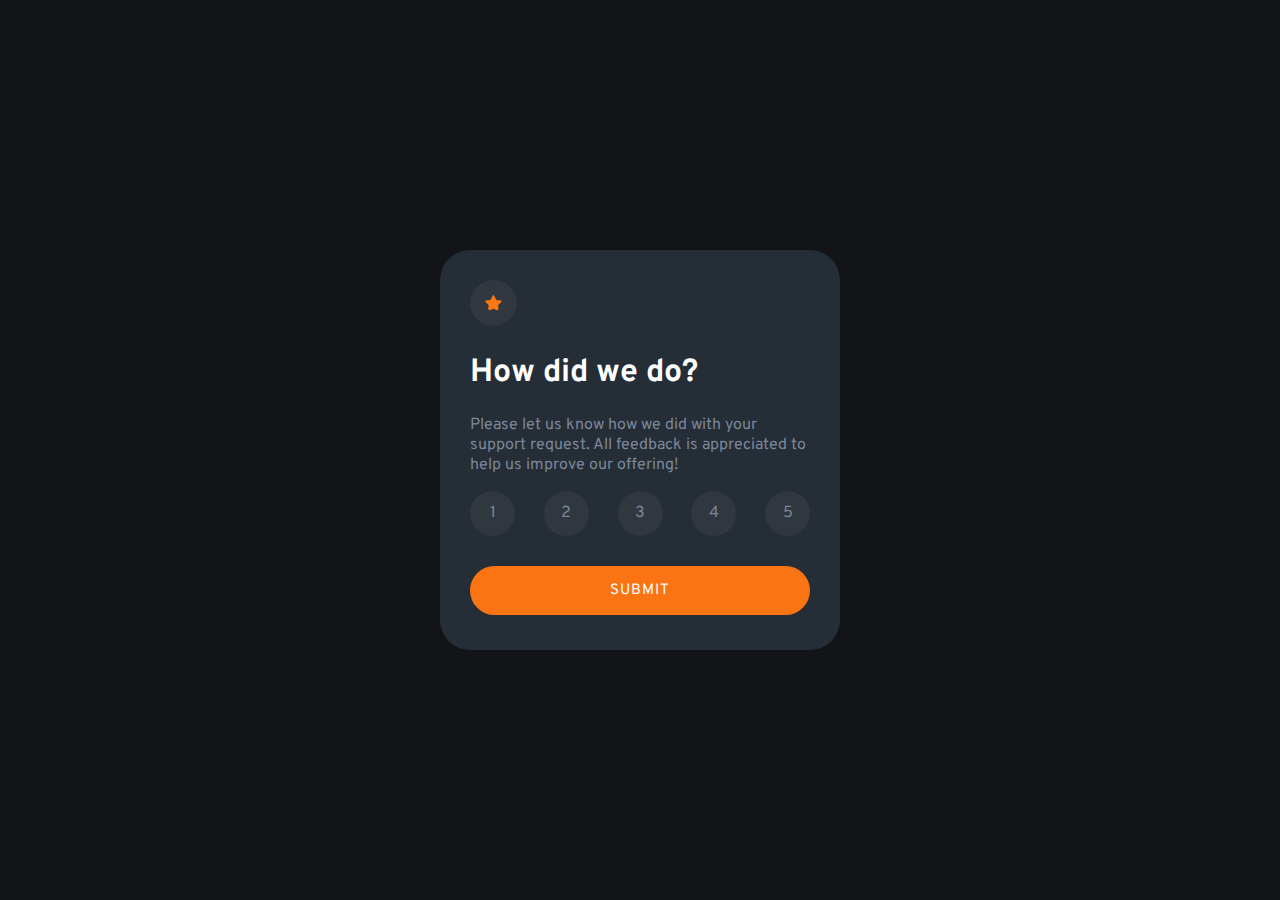
<file: Projeto-1/index.html>
<!DOCTYPE html>
<html lang="pt-br">
<head>
    <meta charset="UTF-8">
    <meta http-equiv="X-UA-Compatible" content="IE=edge">
    <meta name="viewport" content="width=device-width, initial-scale=1.0">
    <title>interactive</title>
    <link rel="stylesheet" href="css/style.css">
    <link rel="shortcut icon" href="images/favicon-32x32.png" type="image/x-icon">
</head>
<body>
    <main class="container-body">
        <section class="container-popUp">
            <div class="container-context">
                <img src="images/icon-star.svg" alt="icon-star">
                <h1>How did we do?</h1>
                <p>Please let us know how we did with your support request. All feedback is appreciated to help us improve our offering!</p>
                <div class="container-numbers" data-select-number>
                    <span>1</span>
                    <span>2</span>
                    <span>3</span>
                    <span>4</span>
                    <span>5</span>
                </div>
                <input type="submit" value="SUBMIT" class="container-btn" data-input-submit>
            </div>
        </section>
        <section class="container-result hidden">
            <div class="result-context">
                <img src="images/illustration-thank-you.svg" alt="result">
                <p class="resultP">You select<span class="result"> 5 </span>out of 5</p>
                <h1>Thank you!</h1>
                <p class="resultText"> We appreciate you taking the time to give a rating. If you ever need more support, don’t hesitate to get in touch!</p>
            </div>
        </section>
    </main>
    <script type="module" src="js//script.js"></script>
</body>
</html>
</file>
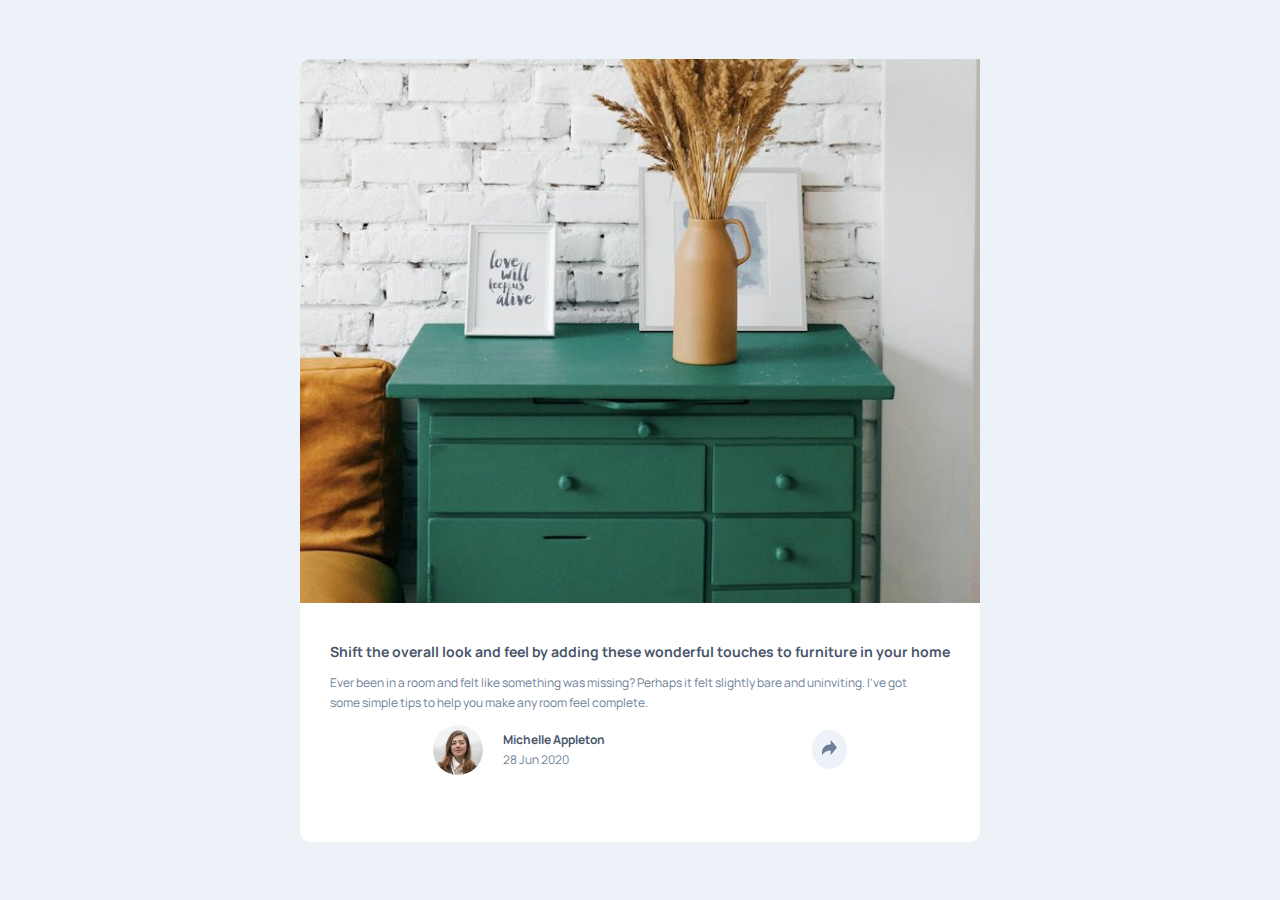
<file: Projeto-2/index.html>
<!DOCTYPE html>
<html lang="pt-br">
<head>
    <meta charset="UTF-8">
    <meta http-equiv="X-UA-Compatible" content="IE=edge">
    <meta name="viewport" content="width=device-width, initial-scale=1.0">
    <title>Artigo interativo</title>
    <link rel="stylesheet" href="css/style.css">
</head>
<body>
    <section class="container-main">
        <img src="./assets/images/drawers.jpg" class="image-drawers" alt="image-drawers" >
        <div class="main-context">
            <h1>
                Shift the overall look and feel by adding these wonderful 
                touches to furniture in your home
            </h1>
            <p class="context-p">
                Ever been in a room and felt like something was missing? Perhaps 
                it felt slightly bare and uninviting. I’ve got some simple tips 
                to help you make any room feel complete.
            </p>
            <div class="context-img">
                <div class="context-img-info">
                    <img src="assets/images/avatar-michelle.jpg" class="avatar-michelle" alt="avatar-michelle" width="50px" height="50px">
                    <div class="context-info-text">
                        <span class="text-name">Michelle Appleton</span>
                        <span class="text-date">28 Jun 2020</span>
                    </div>
                </div>
                <div class="div-icon">
                    <img src="./assets/icons/icon-share.svg" alt="icons-shared" class="icon-shared" width="15px" height="15px">
                </div>
            </div>
        </div>
        <section class="modal-shared">
            <div class="modal-container">
                <div class="icons">
                    <p>SHARE</p>
                    <img src="./assets/icons/icon-facebook.svg" alt="icons-facebook" width="20px" height="20px">
                    <img src="./assets/icons/icon-twitter.svg" alt="icons-twitter" width="20px" height="20px">
                    <img src="./assets/icons/icon-pinterest.svg" alt="icons-pinterest" width="20px" height="20px">
                </div>
                <div class="div-icon-mobile">
                    <img src="./assets/icons/icon-share.svg" alt="icons-shared" class="icon-shared-mobile" width="15px" height="15px">
                </div>
            </div>
        </section>
    </section>
    <script type="module" src="js/script.js"></script>
</body>
</html>
</file>
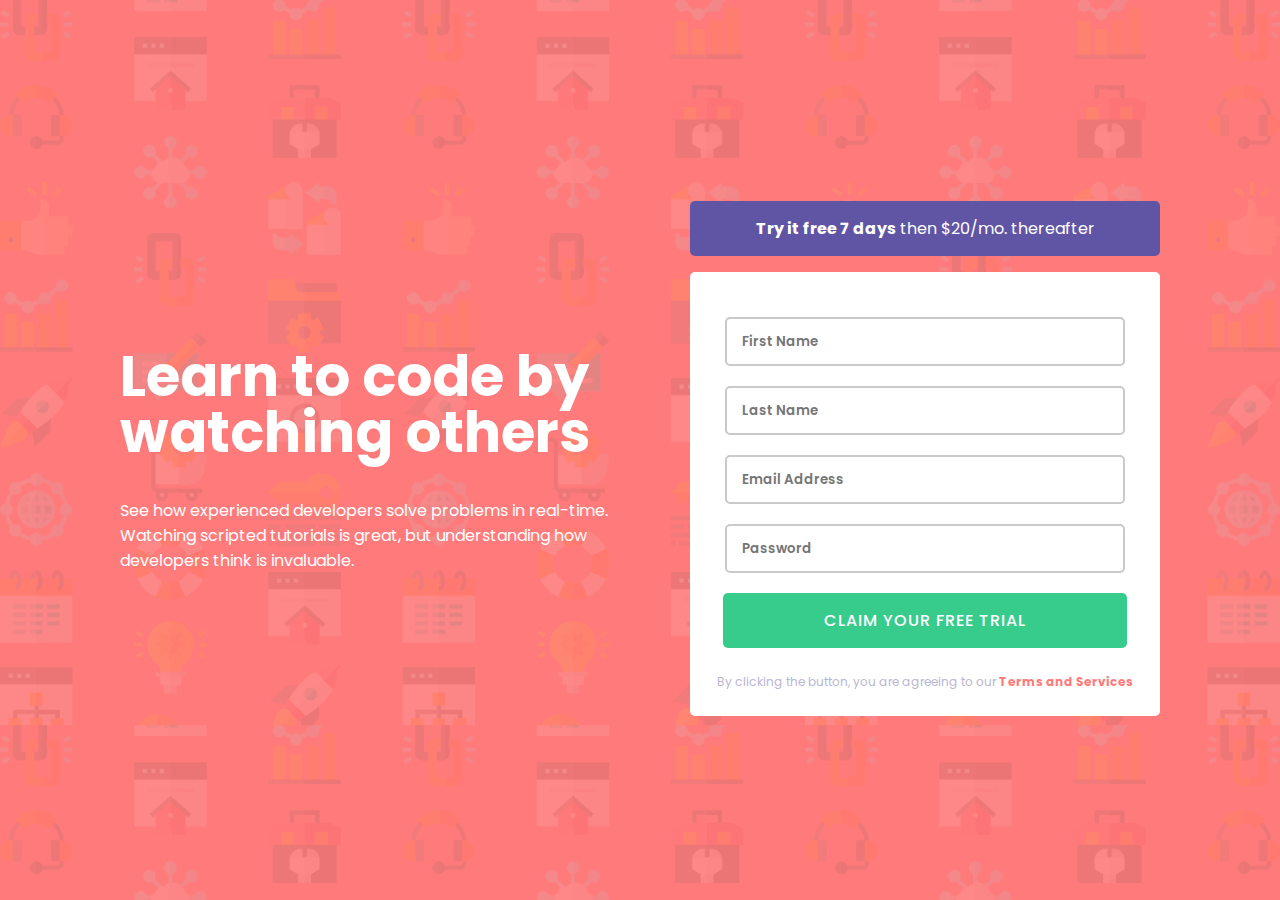
<file: Projeto-4/index.html>
<!DOCTYPE html>
<html lang="pt-br">
<head>
    <meta charset="UTF-8">
    <meta http-equiv="X-UA-Compatible" content="IE=edge">
    <meta name="viewport" content="width=device-width, initial-scale=1.0">
    <title>Formulário</title>
    <link rel="shortcut icon" href="./assests/icon/favicon-32x32.png" type="image/x-icon">
    <link rel="stylesheet" href="css/style.css">
</head>
<body>
    <main>
        <section class="container-context">
            <h1>Learn to code by watching others</h1>
            <p>See how experienced developers solve problems in real-time. Watching scripted tutorials is great, 
                but understanding how developers think is invaluable. </p>
        </section>
        <section class="container-form">
            <p class="description-buy"><b> Try it free 7 days</b> then $20/mo. thereafter</p>
            <div class="form-background">
                <form id="form" name="formulario">
                    <input type="text" name="name" class="icon-error" id="name" placeholder="First Name" required>
                    <span class="error">Fist Name cannot be empty</span>
                    <input type="text" name="lastName" class="icon-error" id="lastName" placeholder="Last Name" required>
                    <span class="error">Last Name cannot be empty</span>
                    <input type="email" name="email" data-email class="icon-error" id="email" placeholder="Email Address" required>
                    <span class="error">Look like this is not an email</span>
                    <input type="password" name="password" class="icon-error" id="password" placeholder="Password" required>
                    <span class="error">Password cannot be empty</span>
                </form>
                <input type="button" value="Claim your free trial" class="btnSubmit">
                <div class="description-text">
                    <p class="p-description">By clicking the button, you are agreeing to our 
                    <span class="description-color">  Terms and Services</span>
                    </p>
                </div>
            </div>
        </section>
    </main>
    <script type="module" src="js/script.js"></script>
</body>
</html>
</file>
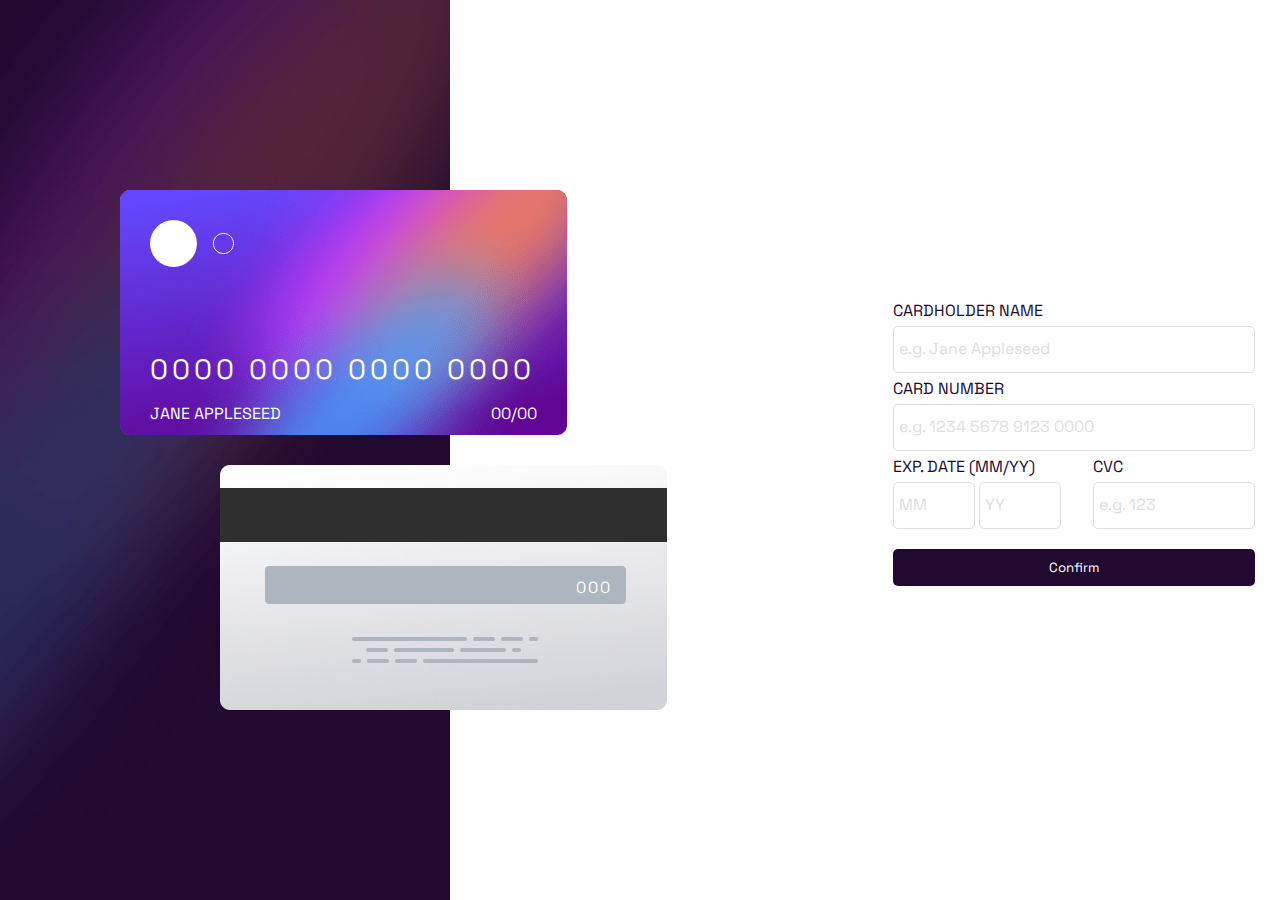
<file: Projeto-6/index.html>
<!DOCTYPE html>
<html lang="pt-br">
<head>
    <meta charset="UTF-8">
    <meta http-equiv="X-UA-Compatible" content="IE=edge">
    <meta name="viewport" content="width=device-width, initial-scale=1.0">
    <title>Validação de cartão</title>
    <link rel="stylesheet" href="css/style.css">
    <link rel="shortcut icon" href="assests/icons/favicon-32x32.png" type="image/x-icon">
</head>
<body>
    <main>
        <div class="image-background cards">
            <div class="card-front">
                <div class="card-front-content">
                    <img src="assests/icons/card-logo.svg" alt="icon-card" class="icon-card-front">
                    <p class="card-number" data-card="number">0000 0000 0000 0000</p>
                    <div class="card-front-information">
                        <p data-card="name" class="card-front-name">Jane Appleseed</p>
                        <div class="card-front-dates">
                            <p data-card="date_mes">00</p>
                            <p data-card="date_ano">/00</p>
                        </div>
                    </div>
                </div>
            </div>
            <div class="card-back card-back-content">
                <p data-card="numberCard">000</p>  
            </div>
        </div>
        <section class="form-all">
            <form name="form" class="form">
                <label for="name">Cardholder Name</label>
                <input type="text" name="name" id="name" data-input-name placeholder="e.g. Jane Appleseed">
                <span class="error">Wrong format, name only</span>
                <label for="card-number-label">Card Number</label>
                <input type="text" name="card-number" id="card-number" placeholder="e.g. 1234 5678 9123 0000">
                <span class="error">Wrong format, numbers only</span>
                <div class="form-date-all">
                    <div class="form-date-label">
                        <label for="exp-date">Exp. Date (MM/YY)</label>
                        <div class="exp-date-inputs">
                            <input type="text" name="exp-date" id="exp-date" placeholder="MM" >
                            <input type="text" name="exp-date" id="exp-date" placeholder="YY">
                        </div>
                        <span class="error">Can't be blank</span>
                    </div>
                    <div class="form-date-input">
                        <label for="cvc">CVC</label>
                        <input type="number" name="cvc" id="cvc" placeholder="e.g. 123">
                        <span class="error">Can't be blank</span>
                    </div>
                </div>
            </form>
            <button data-confirm class="btn">Confirm</button>
        </section>
        <section class="form-all-success active">
            <div class="form-all-success-content">
                <img src="./assests/icons/icon-complete.svg" alt="icon-complete" width="25%">
                <h1>THANK YOU!</h1>
                <p>We've added your card details</p>
            </div>
            <button class="btn-success" data-btn-continue>Continue</button>
        </section>
    </main>
    <script type="module" src="js/script.js"></script>
</body>
</html>
</file>
<file: Projeto-1/css/style.css>
@import url('https://fonts.googleapis.com/css2?family=Overpass:wght@400;700&display=swap');
body{
    background: hsl(216, 12%, 8%);
    margin: 0;
    padding: 0;
    font-family: 'Overpass', sem serifa;
}
.container-body{
    height: 100vh;
    display: flex;
    justify-content: center;
    align-items: center;
}
.container-popUp, .container-result{
    background: hsl(213, 19%, 18%);
    width: 400px;
    height: 400px;
    border-radius: 30px;
}
.hidden{
    display: none;
}

.container-context{
    padding: 30px;
}

.container-context img{
    /* border: 1px solid black; */
    padding: 15px;
    border-radius: 50%;
    background: hsl(216, 12%, 22%);
}

.container-context h1, .result-context h1{
    color: hsl(0, 0%, 100%);
}

.container-context p, .container-numbers, .resultText {
    color: hsl(216, 12%, 54%);
}

.container-numbers{
    display: flex;
    justify-content: space-between;
}

.container-numbers span{
    display: flex;
    justify-content: center;
    align-items: center;
    width: 25px;
    height: 25px;
    padding: 10px;
    border-radius: 50%;
    background: hsl(216, 12%, 22%);
    cursor: pointer;
    transition: .2s;
}
.container-numbers span:hover{
    background: hsl(217, 12%, 63%);
    color: hsl(0, 0%, 100%);
}

.container-numbers span.ativo{
    background: hsl(25, 97%, 53%);
    color: hsl(0, 0%, 100%);
}

.container-btn{
    margin: 30px 0 0 0;
    width: 100%;
    padding: 15px;
    border-radius: 25px;
    border: none;
    font-size: 15px;
    color: hsl(0, 0%, 100%);
    background: hsl(25, 97%, 53%);
    font-family: 'Overpass', sem serifa;
    letter-spacing: 1px;
    cursor: pointer;
    transition: .2s;
}

.container-btn:hover{
    background: hsl(0, 0%, 100%);
    color: hsl(25, 97%, 53%);
}


.result-context{
    display: flex;
    flex-direction: column;
    align-items: center;
    padding: 30px;
}

.result-context img{
    margin: 35px 0 0 0;
}

.resultP{
    padding: 5px 20px;
    border-radius: 25px;
    background: hsl(216, 12%, 22%);
    color: hsl(25, 97%, 53%);
}

.resultText{
    text-align: center;
}

@media (max-width: 375px) {
    .container-popUp, .container-result{
        width: 90%;
    }
}
</file>
<file: Projeto-2/css/style.css>
@import url('https://fonts.googleapis.com/css2?family=Manrope:wght@500;700&display=swap');

body{
    margin: 0;
    padding: 0;
    height: 100vh;
    display: flex;
    align-items: center;
    justify-content: center;
    background-color: hsl(210, 46%, 95%);
}
.container-main{
    display: flex;
    background-color: #fff;
    border-radius: 10px;
    width: auto;
    max-width: 864px;
}
.image-drawers{
    border-top-left-radius: 10px;
    border-bottom-left-radius: 10px;
    width: 50%;
}
.main-context{
    padding: 40px;
}
.main-context h1{
    max-width: 400px;
    font-family: 'Manrope', sans-serif;
    font-weight: 700;
    color: hsl(217, 19%, 35%);
}
.context-p{
    max-width: 350px;
    font-family: 'Manrope', sans-serif;
    font-size: 13px;
    color: hsl(214, 17%, 51%);
    line-height: 20px;
}
.context-img{
    display: flex;
    align-items: center;
    justify-content: space-between;
}
.context-img-info{
    display: flex;
    align-items: center;
}
.avatar-michelle{
    margin: 0 20px 0 0;
    border-radius: 50%;
}
.context-info-text span{
    font-family: 'Manrope', sans-serif;
    display: block;
    line-height: 20px;
    font-size: 13px;
}
.text-name{
    font-weight: bold;
    color: hsl(217, 19%, 35%);
}
.text-date{
    color: hsl(214, 17%, 51%);
}
.div-icon{
    padding: 10px;
    border-radius: 50%;
    background: hsl(210, 46%, 95%);
    cursor: pointer;
}
.div-icon-mobile{
    display: none;
}
/* responsividade mobile */
@media (max-width: 800px){
    .container-main{
        display: flex;
        flex-direction: column;
        width: 338px;
    }
    .image-drawers{
        width: 100%;
        border-top-left-radius: 10px;
        border-bottom-left-radius: 10px;
        border-bottom-left-radius: 0px;
    }
    .main-context{
        padding: 30px;
    }
    .main-context h1{
        font-size: 14px;
    }
    .context-img{
        display: none;   
    }
    .modal-container{
        display: flex;
        top: 41px;
        right: -65px;
        z-index: 200;
    }
    .modal-container p{
        margin-right: 0px!important;
    }
    .modal-container{
        position: initial!important;
        margin: 0!important;
        width: 100%!important;
        z-index: 200;
        border-bottom-left-radius: 10px!important;
        border-bottom-right-radius: 10px!important;
        border-top-left-radius: 0px!important;
        border-top-right-radius: 0px!important;
        display: flex!important;
        justify-content: space-between!important;
    }
    .icons{
        margin-left: 25px!important;
    }
    .modal-shared{
        display: block!important;
    }
    .modal-container::before{
        content: none!important;
    }
    .div-icon-mobile{
        display: block;
        padding: 3px!important;
        border-radius: 50%!important;
        background: hsl(210, 46%, 95%)!important;
        margin-right: 25px!important;
    }
}
@media (min-width: 800px) and (max-width: 1620px){
    .container-main{
        display: flex;
        flex-direction: column;
        width: auto;
        height: 783px;
    }
    .image-drawers{
        width: auto;
        border-top-left-radius: 10px;
        border-bottom-left-radius: 10px;
        border-bottom-left-radius: 0px;
    }
    .main-context{
        padding: 30px;
    }
    .main-context h1{
        font-size: 14px;
        max-width: 100%;
    }
    .context-p{
        font-size: 12px;
        max-width: 580px;
    }
    .context-info-text span{
        font-size: 12px;
    }
    .modal-container{
        top: 235px!important;
        right: 23px!important;
    }
    .context-img{
        display: flex;
        justify-content: space-around;
    }
    .modal-container{
        display: flex;
        top: 41px;
        right: -65px;
        z-index: 200;
    }
    .modal-container{
        position: initial!important;
        margin: 0!important;
        width: 100%!important;
        z-index: 200;
        border-bottom-left-radius: 10px!important;
        border-bottom-right-radius: 10px!important;
        border-top-left-radius: 0px!important;
        border-top-right-radius: 0px!important;

    }
    .modal-container::before{
        position: initial!important;
    }
}
.modal-shared{
    display: none;
    position: relative;
}
.ativo{
    animation: show-up .3s forwards;
    display: block;
}
@keyframes show-up{
    from{
        opacity: 0;
        transform: translate3d(0, 30px, 0);
    }

    to{
        opacity: 1;
        transform: translate3d(0, 0, 0);
    }
}
.modal-container{
    font-family: 'Manrope', sans-serif;
    display: flex;
    align-items: center;
    width: 250px;
    border-radius: 10px;
    justify-content: center;
    background: hsl(217, 19%, 35%);
    color: hsl(212, 23%, 69%);
    letter-spacing: 5px;
    font-size: 13px;
}
.modal-container{
    position: absolute;
    top: 225px;
    right: -66px;
    z-index: 200;
}
.modal-container::before{
    content: '';
    display: block;
    position: absolute;
    bottom: -10px;
    width: 0px;
    height: 0px;
    border-top: 10px solid hsl(217, 19%, 35%);
    border-left: 10px solid transparent;
    border-right: 10px solid transparent;
}
.modal-container p {
    margin-right: 15px;
}
.icons{
    display: flex;
    gap: 15px;
    align-items: center;
}
</file>
<file: Projeto-4/css/style.css>
@import url('https://fonts.googleapis.com/css2?family=Poppins:wght@400;500;600;700&display=swap');

body{
    margin: 0;
    padding: 0;
    background-color: hsl(0, 100%, 74%) ;
}
main{
    background-image: url(../assests/image/bg-intro-desktop.png);
    width: 100%;
    height: 100vh;
    background-size: 100%;
    display: flex;
    align-items: center;
    justify-content: center;
    gap: 50px;
}
.container-context h1{
    color: #fff;
    font-family: 'Poppins', sans-serif;
    font-size: 56px;
    width: 520px;
    line-height: 1;
}
.container-context p{
    color: #fff;
    font-family: 'Poppins', sans-serif;
    width: 500px;
}
.description-buy {
    width: 440px;
    background: hsl(248, 32%, 49%);
    padding: 15px;
    text-align: center;
    font-family: 'Poppins', sans-serif;
    color: #fff;
    border-radius: 5px;
}
.form-background{
    width: 470px;
    background-color: #fff;
    border-radius: 5px;
    text-align: center;
}
form{
    display: flex;
    flex-direction: column;
    padding: 35px 35px 0px 35px;
}
.error{
    display: none;
}
.error.active{
    display: flex;
    color: hsl(0, 100%, 74%) ;
    font-size: 12px;
    font-family: 'Poppins', sans-serif;
    font-style: italic;
    display: flex;
    justify-content: end;
}
input.borderError{
    border: 1px solid hsl(0, 100%, 74%) ;
}
input{
    margin: 10px 0;
    padding: 15px;
    border-radius: 5px;
    outline: none;
    border: 2px solid rgb(201, 201, 201);
}
.icon-error.active{
    background-image: url(../assests/icon/icon-error.svg);
    background-repeat: no-repeat;
    background-position: 350px;
}
 input::placeholder{
    font-family: 'Poppins', sans-serif;
    font-weight: 600;
}
input[type="email"].active::placeholder{
    color: hsl(0, 100%, 74%) ;
}
input[type="button"]{
    background-color: hsl(154, 59%, 51%);
    border: none;
    text-transform: uppercase;
    font-family: 'Poppins', sans-serif;
    color: #fff;
    font-size: 16px;
    letter-spacing: 1px;
    font-weight: 500;
    cursor: pointer;
    text-align: center;
    width: 86%;
}
.description-text{
    display: flex;
    justify-content: center;
    font-family: 'Poppins', sans-serif;
    font-size: 12px;
    color: hsl(246, 25%, 77%);
}
.p-description{
    padding: 0 2px;
    margin: 15px 0 25px 0;
}
.description-color{
    color: hsl(0, 100%, 74%) ;
    font-weight: bold;
}
@media(max-width: 1024px){
    .container-context h1{
        font-size: 36px;
        width: 100%;
    }
    .container-context p{
        width: 100%;
        font-size: 16px;
    }
    .form-background{
        width: 100%;
    }
    .container-form{
        margin: 0 25px 0 0;
    }
    .container-context{
        margin: 0 0px 0 25px;
    }
}
@media(max-width: 800px){
    main{
        flex-direction: column;
    }
    .container-context{
        margin: 0;
        display: flex;
        flex-direction: column;
        align-items: center;
    }
    .container-context h1{
        font-size: 26px;
        width: 250px;
    }
    .container-context p{
        font-size: 13px;
        width: 256px;
        text-align: center;
    }
    .container-form{
        margin: 0;
    }
}
@media (max-width: 500px){
    .container-context{
        margin: 0 20px;
    }
    .container-context h1, .container-context p{
        width: auto;
        text-align: center;
    }
    .container-form{
        margin: 0 20px;
    }
    .description-buy{
        display: flex;
        flex-direction: column;
        width: auto;
    }
    .icon-error.active{
        background-position: right;
    }
}
</file>
<file: Projeto-6/css/style.css>
@import url('https://fonts.googleapis.com/css2?family=Space+Grotesk:wght@500&display=swap');
body{
    margin: 0;
    padding: 0;
}
main{
    display: flex;
    justify-content: space-between;
    height: 100vh;
    max-width: 85rem;
}
.image-background{
    background-image: url(../assests/images/bg-main-desktop.png);
    background-size: 450px 100% ;
    background-repeat: no-repeat;
    width: 450px;
    height: 100vh;
}
.cards{
    display: flex;
    flex-direction: column;
    justify-content: center;
    gap: 30px;
}
.card-front{
    background-image: url(../assests/icons/bg-card-front.png);
    background-repeat: no-repeat;
    width: 447px;
    height: 245px;
    margin: 0 0 0 120px;
}
.card-front-content{
    padding: 30px;
}
.card-front-name{
    max-width: 300px;
    overflow: hidden;
    text-overflow: ellipsis;
    white-space: nowrap;
}
.card-front-name{
    max-width: 300px;
    overflow: hidden;
    text-overflow: ellipsis;
    white-space: nowrap;
}
.card-front-number{
    line-height: 2px;
}
.card-number{
    color: #fff;
    font-family: 'Space Grotesk', sans-serif;
    font-size: 28px;
    letter-spacing: 4px;
    margin: 5rem 0 0 0;
}
.card-front-text{
    display: flex;
    flex-direction: column;
    justify-content: space-between;
    text-transform: uppercase;
    font-family: 'Space Grotesk', sans-serif;
    color: #fff;
}
.card-front-information{
    display: flex;
    justify-content: space-between;
    align-items: center;
    text-transform: uppercase;
    font-family: 'Space Grotesk', sans-serif;
    color: #fff;
}
.card-front-dates{
    display: flex;
}
.card-front-dates p{
    max-width: 42px;
    overflow: hidden;
    text-overflow: ellipsis;
    white-space: nowrap;
}
.card-back{
    background-image: url(../assests/icons/bg-card-back.png);
    background-repeat: no-repeat;
    width: 447px;
    height: 245px;
    margin: 0 0 0 220px;
}
.card-back-content{
    display: flex;
    align-items: center;
    justify-content: end;
}
.card-back-content p{
    font-family: 'Space Grotesk', sans-serif;
    color: #fff;
    letter-spacing: 2px;
    margin: 0 55px 0 0;
    max-width: 40px;
    overflow: hidden;
    text-overflow: ellipsis;
    white-space: nowrap;
}
.form-all{
    display: flex;
    flex-direction: column;
    justify-content: center;
    margin: 0 25px 0 0;
}
.form-all.disable{
    display: none;
}
.form{
    display: flex;
    flex-direction: column;
}
.form label{
    color: hsl(278, 68%, 11%);
    text-transform: uppercase;
    font-family: 'Space Grotesk', sans-serif;
    margin: 5px 0;
}
.form input{
    width: 350px;
    padding: 15px 5px;
    border: 1px solid hsl(270, 3%, 87%);
    border-radius: 5px;
}
.form input::placeholder{
    font-family: 'Space Grotesk', sans-serif;
    color: hsl(270, 3%, 87%);
    font-size: 16px;
}
.form-date-all{
    display: flex;
    justify-content: space-between;
}
.exp-date-inputs input{
    width: 70px;
}
.form-date-label{
    display: flex;
    flex-direction: column;
}
.form-date-input{
    display: flex;
    flex-direction: column;
}
.form-date-input input{
    width: 150px;
}
.btn{
    padding: 10px 5px;
    border: none;
    background: hsl(278, 68%, 11%);
    color: hsl(0, 0%, 100%);
    font-family: 'Space Grotesk', sans-serif;
    border-radius: 5px;
    margin: 20px 0;
    cursor: pointer;
}
.btn-success{
    padding: 10px 5px;
    border: none;
    background: hsl(278, 68%, 11%);
    color: hsl(0, 0%, 100%);
    font-family: 'Space Grotesk', sans-serif;
    border-radius: 5px;
    margin: 20px 0;
    cursor: pointer;
}
.error{
    color: hsl(0, 100%, 66%);
    font-family: 'Space Grotesk', sans-serif;
    font-size: 12px;
    display: none;
}
.error.active{
    display: inline
}
form input.errorBorder{
    border: 1px solid hsl(0, 100%, 66%);
    outline: none;
}
.form-all-success.active{
    display: none;
}
.form-all-success{
    font-family: 'Space Grotesk', sans-serif;
    text-align: center;
    display: flex;
    flex-direction: column;
    justify-content: center;
    width: 25%;
}
.form-all-success-content{
    display: flex;
    flex-direction: column;
    align-items: center;
}
@media (max-width: 1080px){
    .image-background{
        background-size: 325px 100%;
    }
    .card-front{
        margin: 0 0 0 30px;
    }
    .card-back{
        margin: 0 0 0 55px;
    }
}
@media (max-width: 960px){
    main{
        display: flex;
        flex-direction: column;
        height: 90vh;
    }
    .image-background{
        width: auto;
        background-size: 100% 265px;
    }
    .cards{
        align-items: center;
        justify-content: start;
        flex-direction: column-reverse;
        gap: 10px;
    }
    .card-front{
        margin: 0px 60px 0 0px;
        width: 300px;
        height: 164px;
        background-size: 100%;
    }
    .card-front-name{
        max-width: 200px;
        overflow: hidden;
        text-overflow: ellipsis;
        white-space: nowrap;
    }
    .icon-card-front{
        width: 50px;
    }
    .card-back{
        margin: 50px 0 0 60px;
        width: 300px;
        height: 163px;
        background-size: 300px;
    }
    .card-number{
        margin: 25px 0;
        font-size: 17px;
    }
    .card-front-content{
        padding: 15px;
    }
    .form{
        width: 100%;
    }
    .form-all{
        margin: 0;
        padding: 0 25px;
    }

    .form-date-all{
        justify-content: space-between;
    }
    .form input{
        width: auto;
    }

    .exp-date-inputs input{
        width: 50px;
    }

    .form-all-success{
        width: 100%;
        align-items: center;
    }
    .form-all-success-content img{
        width: 50%;
    }
    .btn-success{
        width: 40%;
    }
}
@media (max-width: 500px){
    .card-back{
        margin: 50px 0 0 0;
    }
    .card-front{
        margin: 0px;
    }
    .form label{
        font-size: 12px;
    }
    input[name='cvc'] {
        width: 80px;
    }
    .btn-success{
        width: 90%;
    }
}
</file>
